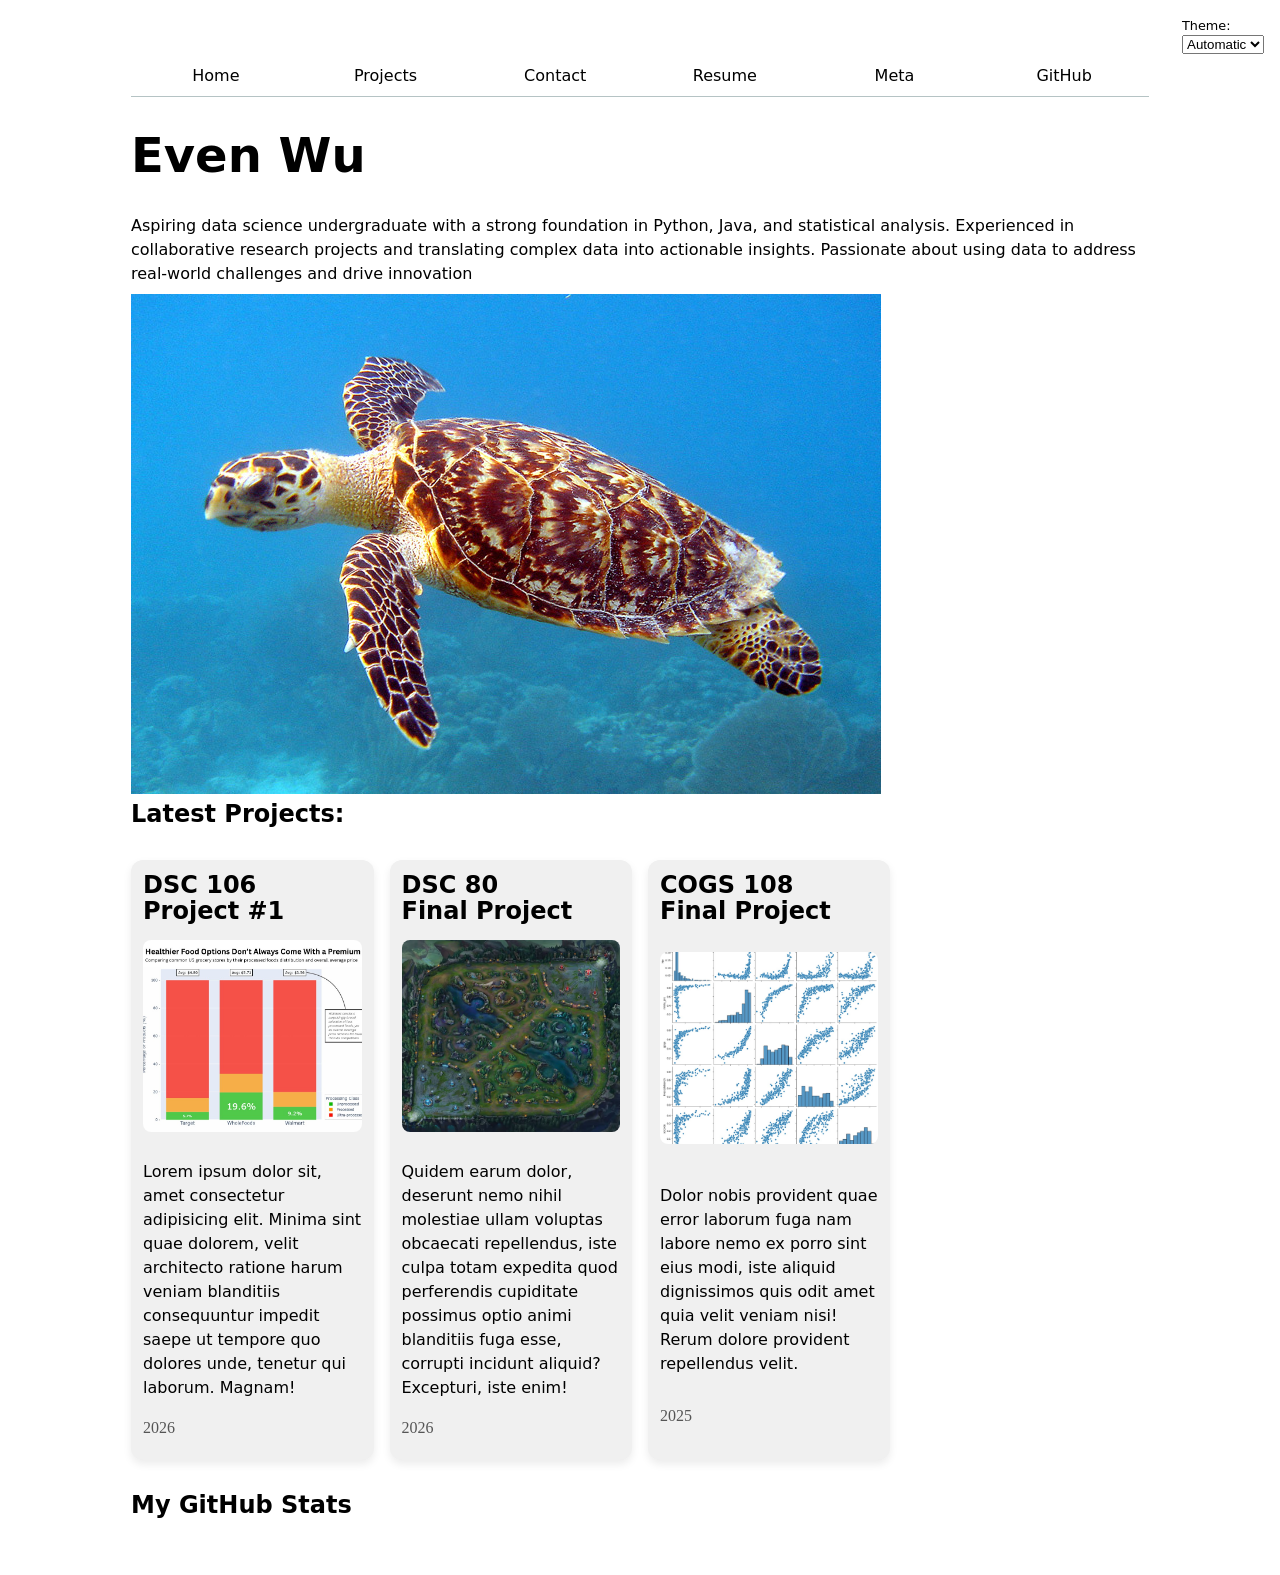
<file: index.html>
<!DOCTYPE html>
<html lang="en">
<head>
    <script src="global.js" type="module"></script>
    <meta charset="UTF-8">
    <meta name="viewport" content="width=device-width, initial-scale=1.0">
    <title>Even Wu: Personal site and protfolio</title>
    
    <h1>Even Wu</h1>
    <link rel="stylesheet" href="style.css">
</head>
<body>
    <p>
        Aspiring data science undergraduate with a strong foundation in Python,
         Java, and statistical analysis. Experienced in collaborative research 
         projects and translating complex data into actionable insights. 
         Passionate about using data to address real-world challenges and drive 
         innovation
    </p>
    <img src="images/hawksbill_sea_turtle.jpg" alt="an image of a hawksbill sea turtle">

    <h2>Latest Projects:</h2>
    <div class="projects"></div>

    <h2>My GitHub Stats</h2>
    <div id="profile-stats"></div>


    <script src="index.js" type="module" defer></script>

</body>
</html>
</file>
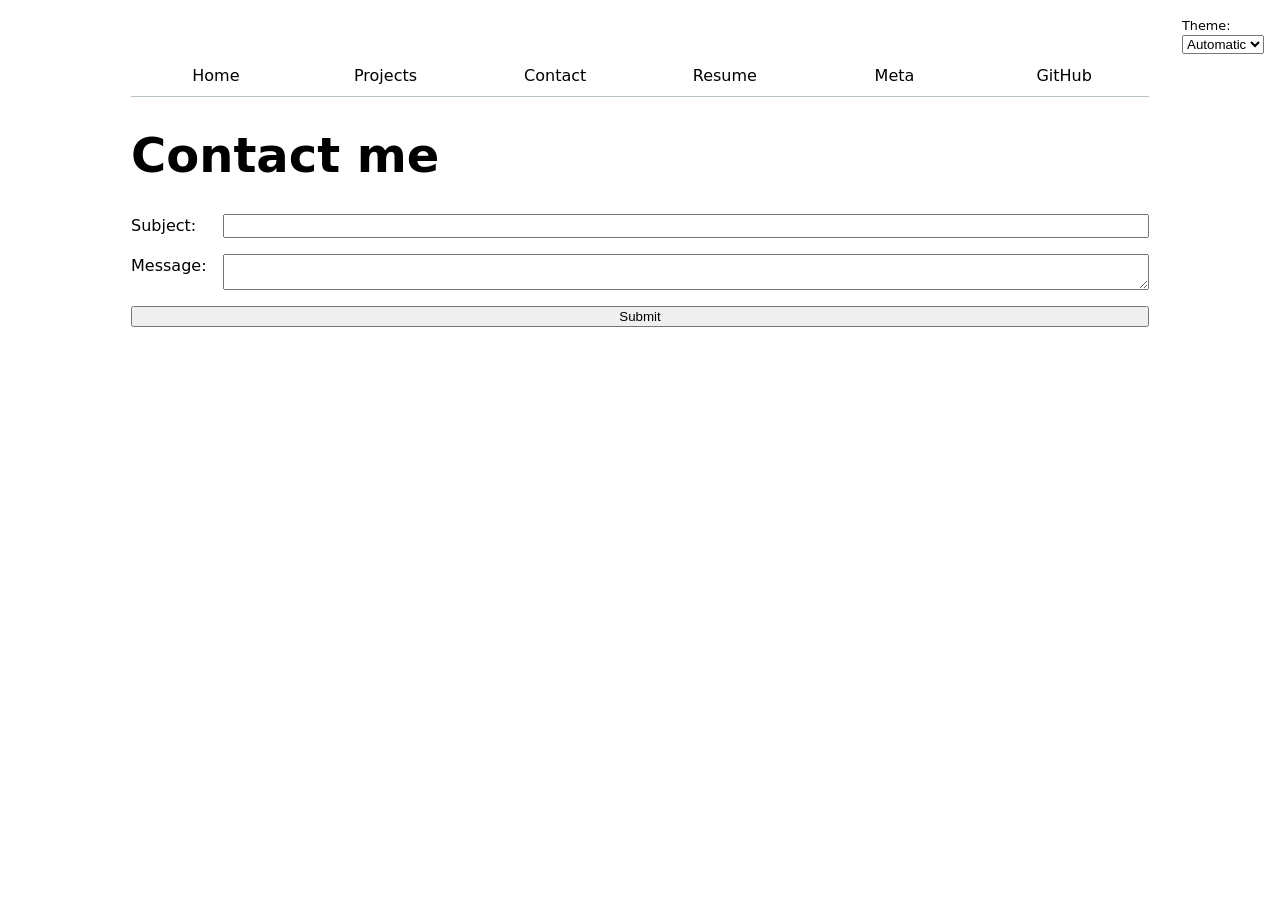
<file: contact/index.html>
<!DOCTYPE html>
<html lang="en">
<head>
    <script src="../global.js" type="module"></script>
    <meta charset="UTF-8">
    <meta name="viewport" content="width=device-width, initial-scale=1.0">
    <title>Contact</title>
    
    <h1>Contact me</h1>
    <link rel="stylesheet" href="../style.css">
</head>

<body>
    <form action="mailto:wew062@ucsd.edu" method="GET">
        
        <label>Subject:
        <input name="subject">
        </label>

        <label>Message:
        <textarea name="message"></textarea>
        </label>

        <button>Submit</button>
    </form>
</body>

</html>
</file>
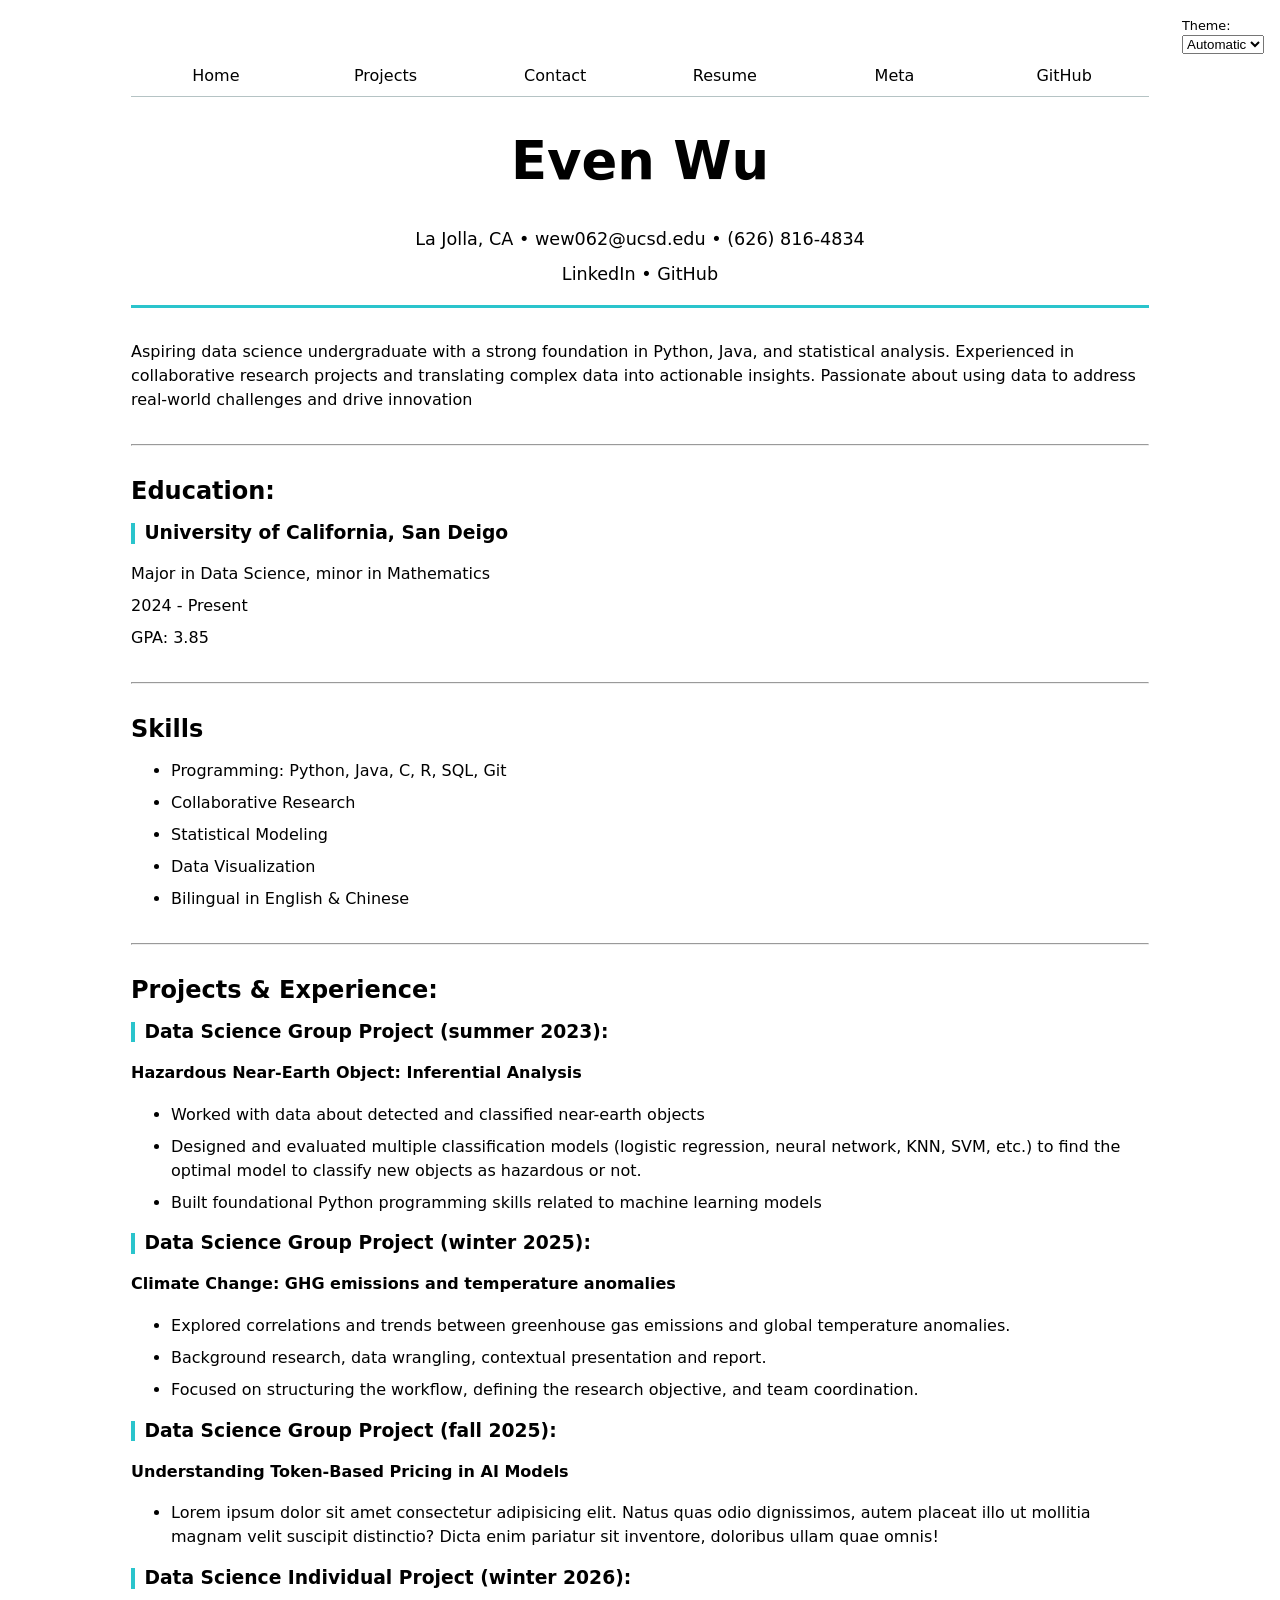
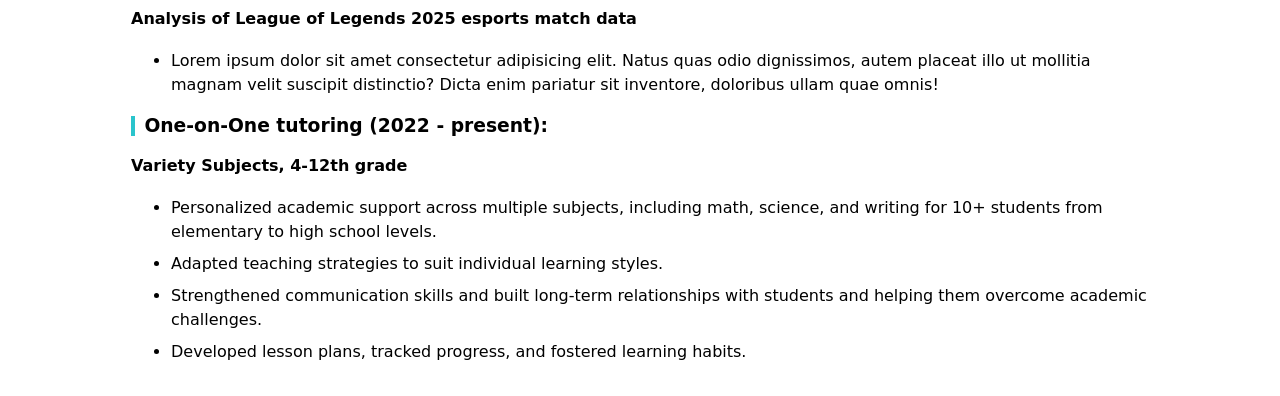
<file: resume/index.html>
<!DOCTYPE html>
<html lang="en">
<head>
    <script src="../global.js" type="module"></script>
    <meta charset="UTF-8">
    <meta name="viewport" content="width=device-width, initial-scale=1.0">
    <title>Resume</title>
    
    <link rel="stylesheet" href="../style.css">
</head>

<body class="resume">
    <header class="info">
        <h1>Even Wu</h1>
        <p>La Jolla, CA • wew062@ucsd.edu • (626) 816‑4834</p>
        <p><a href="https://linkedin.com/in/yourprofile" target="_blank">LinkedIn</a> • 
           <a href="https://github.com/yourgithub" target="_blank">GitHub</a></p>
    </header>

    <article>
        Aspiring data science undergraduate with a strong foundation in Python,
         Java, and statistical analysis. Experienced in collaborative research 
         projects and translating complex data into actionable insights. 
         Passionate about using data to address real-world challenges and drive 
         innovation
    </article>

    <hr>

    <section>
        <h2>Education:</h2>
        <h3>University of California, San Deigo</h3>
        <p>Major in Data Science, minor in Mathematics</p>
        <p><time datetime="2024-09">2024</time> - Present</p>
        <p>GPA: 3.85</p>
    </section>

    <hr>

    <section>
        <h2>Skills</h2>
        <ul>
            <li>Programming: Python, Java, C, R, SQL, Git</li>
            <li>Collaborative Research</li>
            <li>Statistical Modeling</li>
            <li>Data Visualization</li>
            <li>Bilingual in English & Chinese</li>
        </ul>
    </section>

    <hr>

    <section>
        <h2>Projects & Experience:</h2>
        <h3>Data Science Group Project (summer 2023):</h3>
        <h4>Hazardous Near-Earth Object: Inferential Analysis</h4>
        <ul>
            <li>Worked with data about detected and classified near-earth objects</li>
            <li>Designed and evaluated multiple classification models (logistic regression, neural network, KNN, SVM, etc.) to find the optimal model to classify new objects as hazardous or not.</li>
            <li>Built foundational Python programming skills related to machine learning models</li>
        </ul>

        <h3>Data Science Group Project (winter 2025):</h3>
        <h4>Climate Change: GHG emissions and temperature anomalies</h4>
        <ul>
            <li>Explored correlations and trends between greenhouse gas emissions and global temperature anomalies.</li>
            <li>Background research, data wrangling, contextual presentation and report.</li>
            <li>Focused on structuring the workflow, defining the research objective, and team coordination.</li>
        </ul>

        <h3>Data Science Group Project (fall 2025):</h3>
        <h4>Understanding Token‑Based Pricing in AI Models</h4>
        <ul>
            <li>Lorem ipsum dolor sit amet consectetur adipisicing elit. Natus quas odio dignissimos, autem placeat illo ut mollitia magnam velit suscipit distinctio? Dicta enim pariatur sit inventore, doloribus ullam quae omnis!</li>
        </ul>

        <h3>Data Science Individual Project (winter 2026):</h3>
        <h4>Analysis of League of Legends 2025 esports match data</h4>
        <ul>
            <li>Lorem ipsum dolor sit amet consectetur adipisicing elit. Natus quas odio dignissimos, autem placeat illo ut mollitia magnam velit suscipit distinctio? Dicta enim pariatur sit inventore, doloribus ullam quae omnis!</li>
        </ul>

        <h3>One-on-One tutoring (2022 - present):</h3>
        <h4>Variety Subjects, 4-12th grade</h4>
        <ul>
            <li>Personalized academic support across multiple subjects, including math, science, and writing for 10+ students from elementary to high school levels.</li>
            <li>Adapted teaching strategies to suit individual learning styles.</li>
            <li>Strengthened communication skills and built long-term relationships with students and helping them overcome academic challenges.</li>
            <li>Developed lesson plans, tracked progress, and fostered learning habits.</li>
        </ul>
    </section>
</body>
</html>
</file>
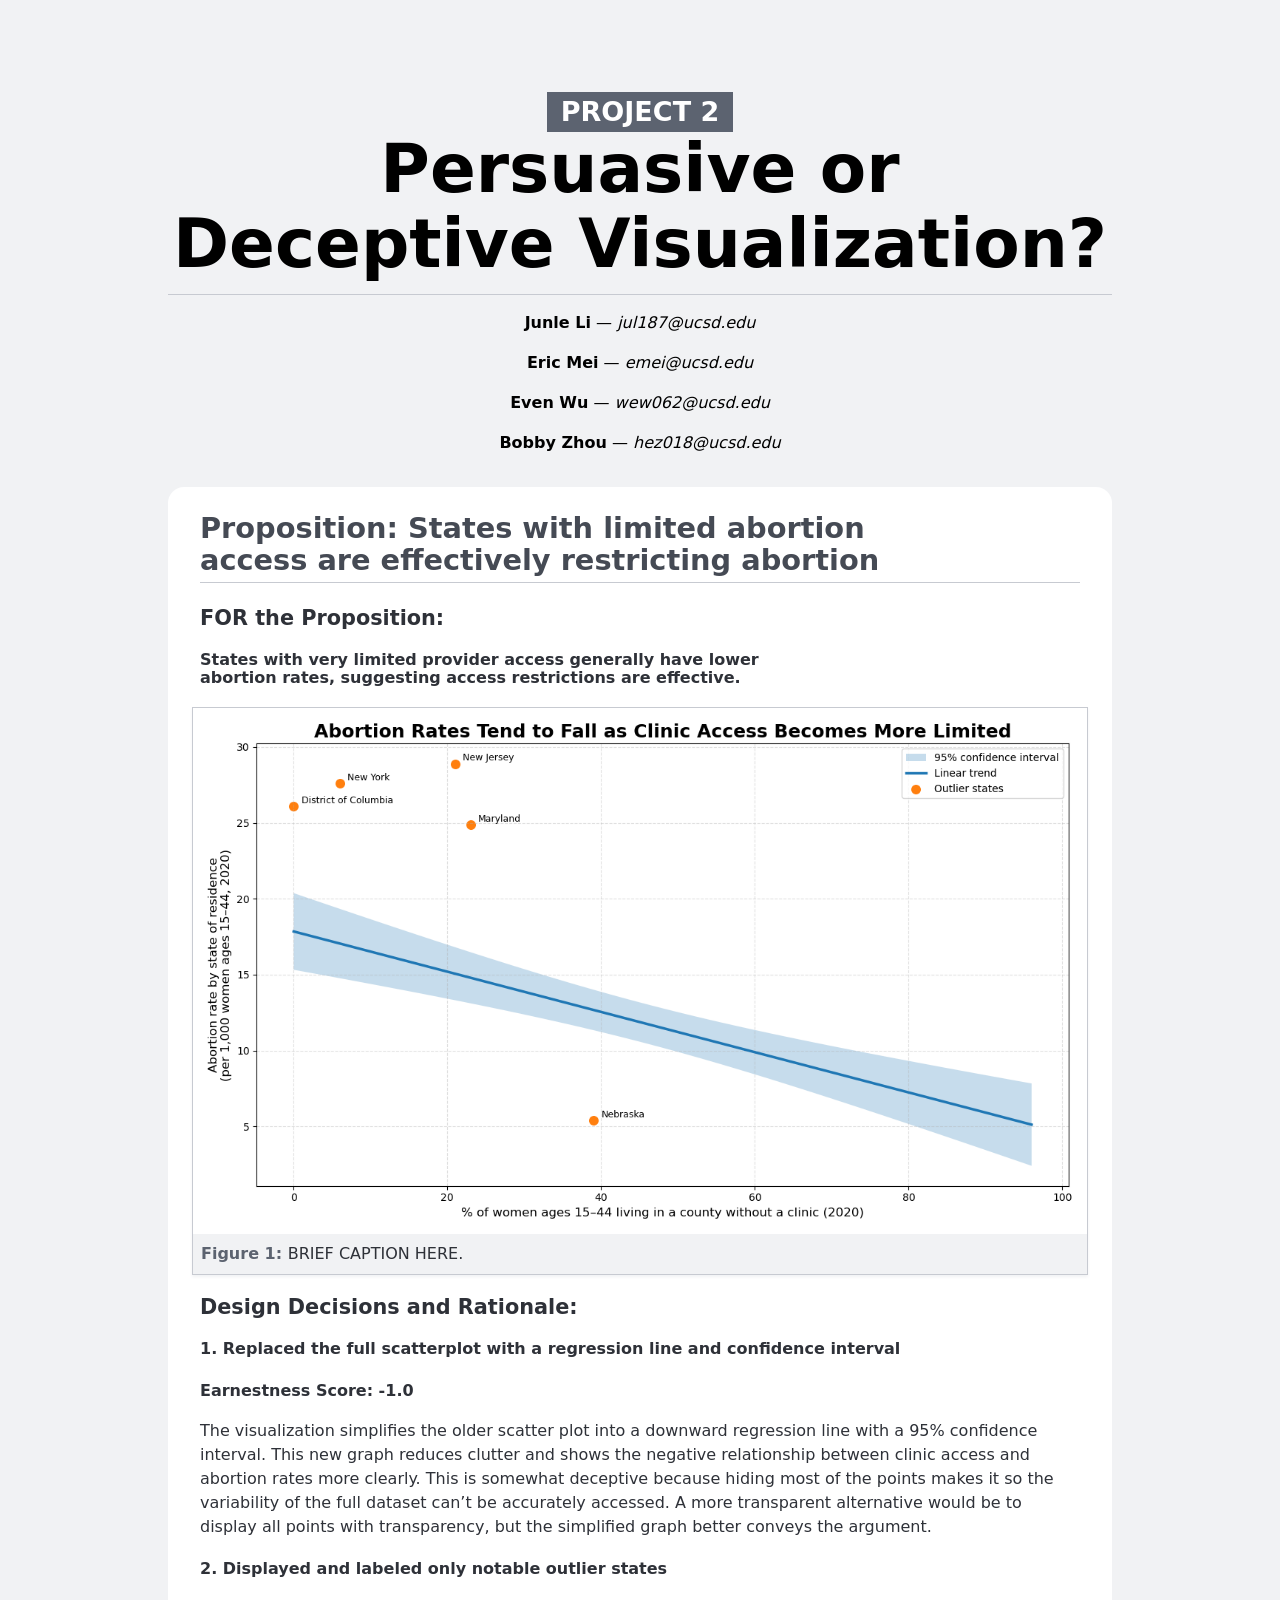
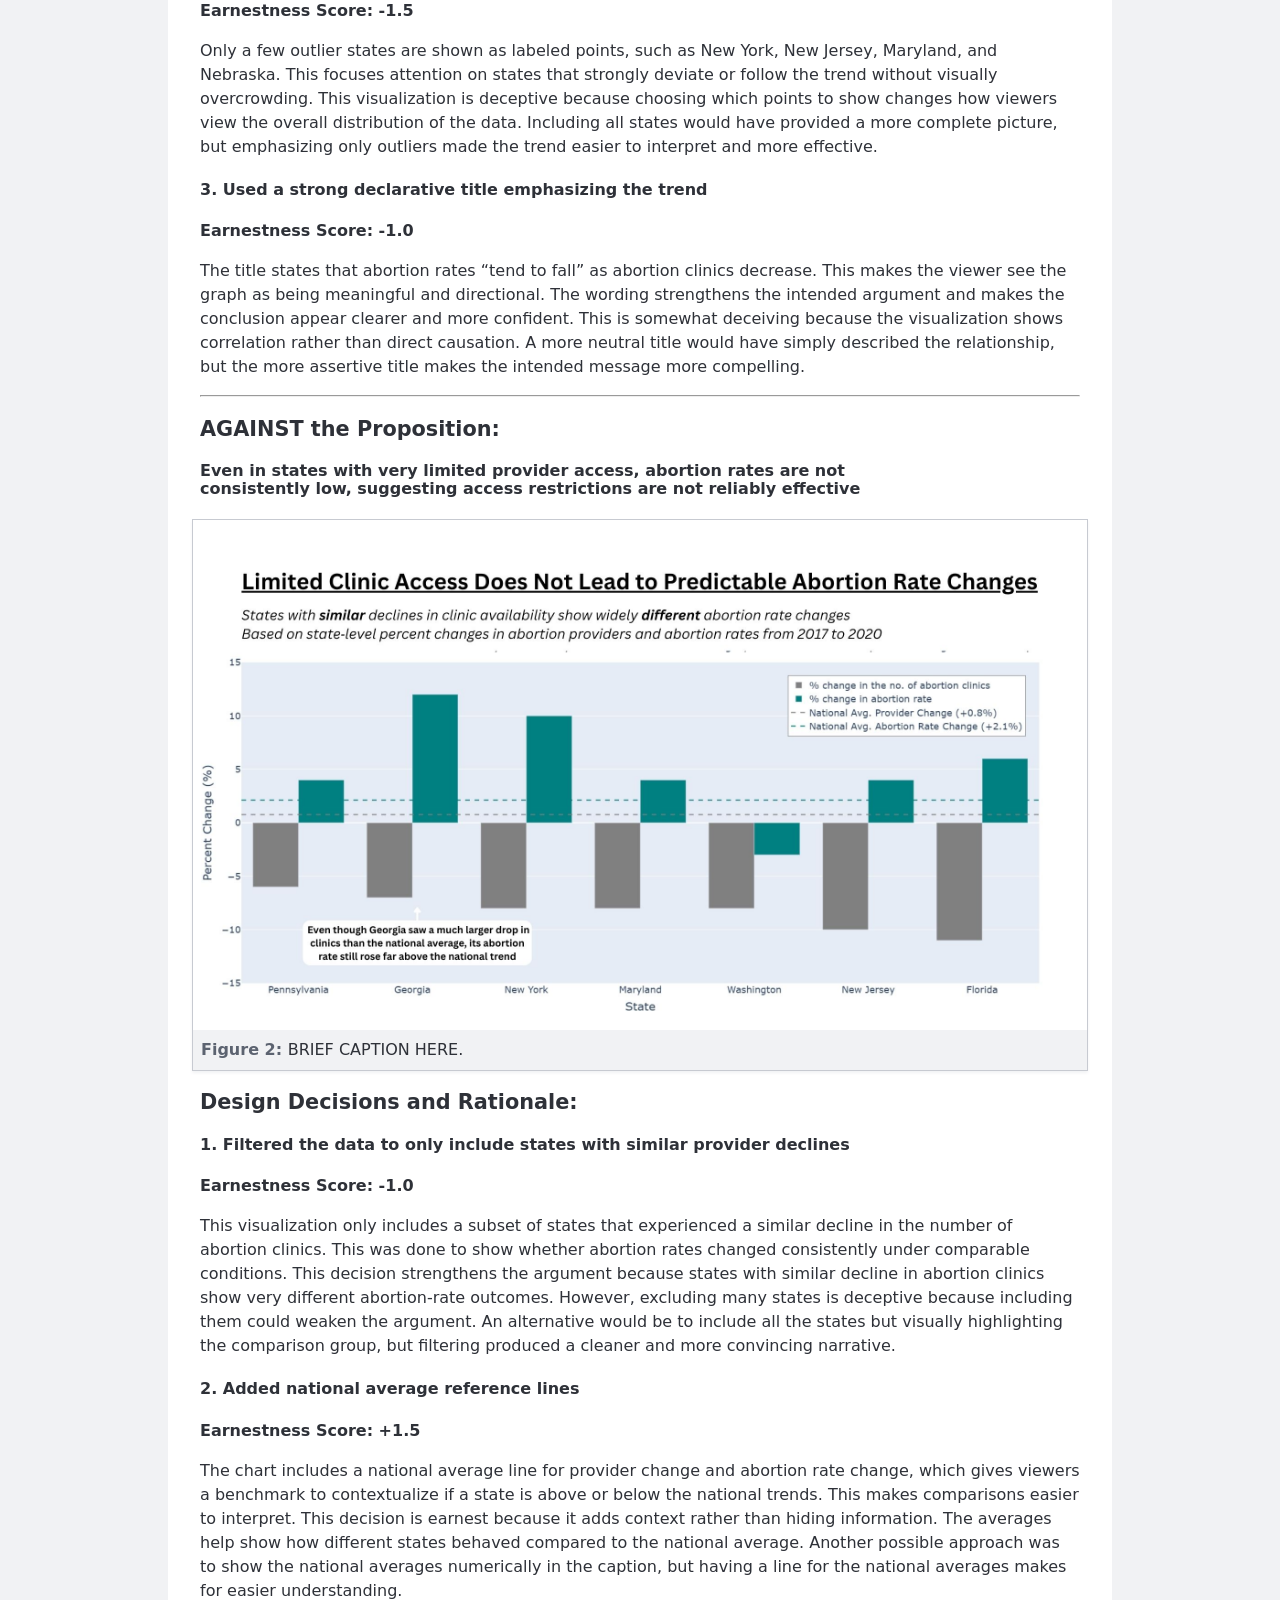
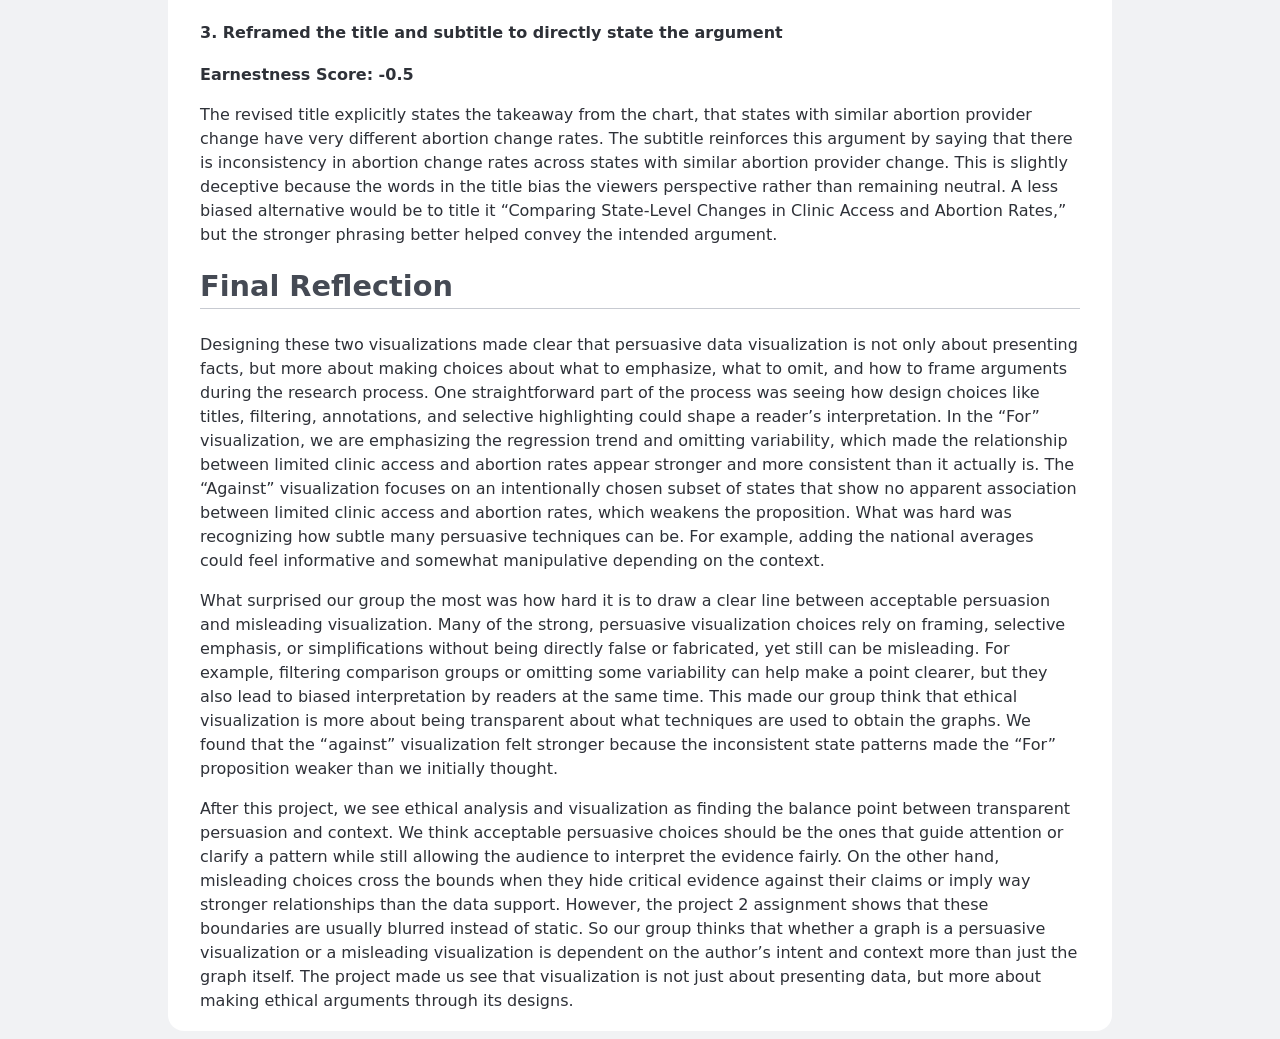
<file: projects/dsc106project2.html>
<!doctype html>
<html lang="en">
    <head>
        <title>Project 2 Report</title>
        <style>
            :root {
                --color-neutral-95: hsl(220 10% 95%);
                --color-neutral-90: hsl(220 10% 90%);
                --color-neutral-80: hsl(220 10% 80%);
                --color-neutral-70: hsl(220 10% 70%);
                --color-neutral-60: hsl(220 10% 60%);
                --color-neutral-50: hsl(220 10% 50%);
                --color-neutral-40: hsl(220 10% 40%);
                --color-neutral-30: hsl(220 10% 30%);
                --color-neutral-20: hsl(220 10% 20%);
                --color-neutral-10: hsl(220 10% 10%);
            }

            html {
                font: 100%/1.5 system-ui;
                counter-reset: figure;
                background: var(--color-neutral-95);
                max-width: min(75vw, 80em);
                margin: 0 auto;
            }
            
            img {
                max-width: 100%;
                height: auto;
                display: block;
            }

            /* Headings */

            h1,
            h2,
            h3,
            h4,
            h5,
            h6 {
                line-height: 1.1;
                font-weight: 600;
                text-wrap: balance;
            }

            h1,
            h2 {
                border-bottom: 1px solid var(--color-neutral-80);
                padding-bottom: 0.2em;
            }

            h1 {
                margin-block: 1em 0.5rem;
                font-size: clamp(2.5em, 150% + 2vh + 2vw, 10vmin);
                font-weight: 800;

                small {
                    display: block;
                    width: fit-content;
                    padding: 0.2em 0.5em;
                    margin-inline: auto;
                    color: white;
                    background: var(--color-neutral-40);
                    font-size: 40%;
                    text-transform: uppercase;
                    white-space: nowrap;
                }
            }

            h2 {
                font-size: 180%;
                color: var(--color-neutral-30);
            }

            h3 {
                font-size: 130%;
            }

            /* Lists */

            ul,
            ol {
                padding-inline-start: 2em;
            }

            li {
                &::marker {
                    color: var(--color-neutral-40);
                }

                + li {
                    margin-top: 0.2em;
                }
            }

            /* Sectioning elements */

            header {
                padding-block: 1em;
                text-align: center;
            }

            main {
                background: white;
                color: var(--color-neutral-20);
                border-radius: 1rem;
                padding: 0.1rem 2rem;
            }

            /* Figures */

            figure {
                margin: 1em 0;
                padding: 0.5rem;
                margin-inline: -0.5em;
                border: 1px solid var(--color-neutral-80);
                box-shadow: 0 0.1em 0.2em var(--color-neutral-95);
                text-align: center;
                background: white;

                > figcaption {
                    font: 500 75% var(--font-sans);
                    background: var(--color-neutral-95);
                    padding: 0.5rem;
                    margin: -0.5rem;
                    margin-top: 0.5rem;
                    counter-increment: figure;
                    text-align: left;

                    &::before {
                        content: "Figure " counter(figure) ": ";
                        font-weight: bold;
                        color: var(--color-neutral-40);
                    }

                    a:not(:hover, :focus, :active) {
                        color: inherit;
                        text-decoration: underline;
                        text-decoration-color: color-mix(
                            in lab,
                            currentColor,
                            transparent 70%
                        );
                    }
                }
            }
        </style>
    </head>

    <body>
        <header>
            <h1>
                <small>Project 2</small>
                Persuasive or Deceptive Visualization?
            </h1>

            <p><strong>Junle Li</strong> — <em>jul187@ucsd.edu</em></p>
            <p><strong>Eric Mei</strong> — <em>emei@ucsd.edu</em></p>
            <p><strong>Even Wu</strong> — <em>wew062@ucsd.edu</em></p>
            <p><strong>Bobby Zhou</strong> — <em>hez018@ucsd.edu</em></p>
        </header>

        <main>
            <h2>Proposition: 
                
                <strong>States with limited abortion access are effectively restricting abortion</strong></h2>

            <section>
                <h3>FOR the Proposition:</h3>
                <h4>States with very limited provider access generally have lower abortion rates, suggesting access restrictions are effective. </h4>

                <figure>
                    <img src="../images/dsc106p2for.png" alt="" />
                    <figcaption>BRIEF CAPTION HERE.</figcaption>
                </figure>

                <h3>Design Decisions and Rationale:</h3>

                <section>
                    <h4><strong>1. Replaced the full scatterplot with a regression line and confidence interval</strong></h4>
                    <p><strong>Earnestness Score: -1.0</strong></p>
                    <p>
                        The visualization simplifies the older scatter plot into a downward regression line with a 95% 
                        confidence interval. This new graph reduces clutter and shows the negative relationship between 
                        clinic access and abortion rates more clearly.  
                        This is somewhat deceptive because hiding most of the points makes it so the variability of the 
                        full dataset can’t be accurately accessed. A more transparent alternative would be to display all 
                        points with transparency, but the simplified graph better conveys the argument.
                    </p>
                </section>
                
                <section>
                    <h4><strong>2. Displayed and labeled only notable outlier states</strong></h4>
                    <p><strong>Earnestness Score: -1.5</strong></p>
                    <p>
                        Only a few outlier states are shown as labeled points, such as New York, New Jersey, Maryland, 
                        and Nebraska. This focuses attention on states that strongly deviate or follow the trend without 
                        visually overcrowding. 
                        This visualization is deceptive because choosing which points to show changes how viewers 
                        view the overall distribution of the data. Including all states would have provided a more 
                        complete picture, but emphasizing only outliers made the trend easier to interpret and more 
                        effective.
                    </p>
                </section>

                <section>
                    <h4><strong>3. Used a strong declarative title emphasizing the trend</strong></h4>
                    <p><strong>Earnestness Score: -1.0</strong></p>
                    <p>
                        The title states that abortion rates “tend to fall” as abortion clinics decrease. This makes the 
                        viewer see the graph as being meaningful and directional. The wording strengthens the intended 
                        argument and makes the conclusion appear clearer and more confident. 
                        This is somewhat deceiving because the visualization shows correlation rather than direct 
                        causation. A more neutral title would have simply described the relationship, but the more 
                        assertive title makes the intended message more compelling. 
                    </p>
                </section>

            </section>

            <hr>

            <section>
                <h3>AGAINST the Proposition:</h3>
                <h4>Even in states with very limited provider access, abortion rates are not consistently low, suggesting access restrictions are not reliably effective</h4>

                <figure>
                    <img src="../images/dsc106p2against.jpg" alt="" />
                    <figcaption>BRIEF CAPTION HERE.</figcaption>
                </figure>

                <h3>Design Decisions and Rationale:</h3>

                <section>
                    <h4><strong>1. Filtered the data to only include states with similar provider declines</strong></h4>
                    <p><strong>Earnestness Score: -1.0</strong></p>
                    <p>
                        This visualization only includes a subset of states that experienced a similar decline in the 
                        number of abortion clinics. This was done to show whether abortion rates changed consistently 
                        under comparable conditions. This decision strengthens the argument because states with similar 
                        decline in abortion clinics show very different abortion-rate outcomes. 
                        However, excluding many states is deceptive because including them could weaken the 
                        argument. An alternative would be to include all the states but visually highlighting the 
                        comparison group, but filtering produced a cleaner and more convincing narrative. 
                    </p>
                </section>
                
                <section>
                    <h4><strong>2. Added national average reference lines</strong></h4>
                    <p><strong>Earnestness Score: +1.5</strong></p>
                    <p>
                        The chart includes a national average line for provider change and abortion rate change, which 
                        gives viewers a benchmark to contextualize if a state is above or below the national trends. This 
                        makes comparisons easier to interpret. 
                        This decision is earnest because it adds context rather than hiding information. The averages help 
                        show how different states behaved compared to the national average. Another possible approach 
                        was to show the national averages numerically in the caption, but having a line for the national 
                        averages makes for easier understanding.
                    </p>
                </section>

                <section>
                    <h4><strong>3. Reframed the title and subtitle to directly state the argument</strong></h4>
                    <p><strong>Earnestness Score: -0.5</strong></p>
                    <p>
                        The revised title explicitly states the takeaway from the chart, that states with similar abortion 
                        provider change have very different abortion change rates. The subtitle reinforces this argument 
                        by saying that there is inconsistency in abortion change rates across states with similar abortion 
                        provider change. 
                        This is slightly deceptive because the words in the title bias the viewers perspective rather than 
                        remaining neutral. A less biased alternative would be to title it “Comparing State-Level Changes 
                        in Clinic Access and Abortion Rates,” but the stronger phrasing better helped convey the 
                        intended argument.
                    </p>
                </section>

            </section>


            <section>
                <h2>Final Reflection</h2>

                <p>
                    Designing these two visualizations made clear that persuasive data visualization is not only about presenting facts, but more about making choices about what to emphasize, what to omit, and how to frame arguments during 
                    the research process. One straightforward part of the process was seeing how design choices like titles, filtering, annotations, and selective highlighting could shape a reader’s interpretation. In the “For” visualization, 
                    we are emphasizing the regression trend and omitting variability, which made the relationship between limited clinic access and abortion rates appear stronger and more consistent than it actually is. The “Against” visualization 
                    focuses on an intentionally chosen subset of states that show no apparent association between limited clinic access and abortion rates, which weakens the proposition. What was hard was recognizing how subtle many persuasive techniques can be. 
                    For example, adding the national averages could feel informative and somewhat manipulative depending on the context.
                </p>

                <p>
                    What surprised our group the most was how hard it is to draw a clear line between acceptable persuasion and misleading visualization. Many of the strong, persuasive visualization choices rely on framing, selective emphasis, or simplifications without 
                    being directly false or fabricated, yet still can be misleading. For example, filtering comparison groups or omitting some variability can help make a point clearer, but they also lead to biased interpretation by readers at the same time. This made our 
                    group think that ethical visualization is more about being transparent about what techniques are used to obtain the graphs. We found that the “against” visualization felt stronger because the inconsistent state patterns made the “For” proposition weaker 
                    than we initially thought.
                </p>

                <p>
                    After this project, we see ethical analysis and visualization as finding the balance point between transparent persuasion and context. We think acceptable persuasive choices should be the ones that guide attention or clarify a pattern while still allowing 
                    the audience to interpret the evidence fairly. On the other hand, misleading choices cross the bounds when they hide critical evidence against their claims or imply way stronger relationships than the data support. However, the project 2 assignment shows that 
                    these boundaries are usually blurred instead of static. So our group thinks that whether a graph is a persuasive visualization or a misleading visualization is dependent on the author’s intent and context more than just the graph itself. The project made us see 
                    that visualization is not just about presenting data, but more about making ethical arguments through its designs.
                </p>
                
            </section>
        </main>
    <script defer src="https://static.cloudflareinsights.com/beacon.min.js/v8c78df7c7c0f484497ecbca7046644da1771523124516" integrity="sha512-8DS7rgIrAmghBFwoOTujcf6D9rXvH8xm8JQ1Ja01h9QX8EzXldiszufYa4IFfKdLUKTTrnSFXLDkUEOTrZQ8Qg==" data-cf-beacon='{"version":"2024.11.0","token":"c822b88e119346678db149ed7b7721c9","r":1,"server_timing":{"name":{"cfCacheStatus":true,"cfEdge":true,"cfExtPri":true,"cfL4":true,"cfOrigin":true,"cfSpeedBrain":true},"location_startswith":null}}' crossorigin="anonymous"></script>
</body>
</html>
</file>
<file: style.css>
:root {
  --color-accent: oklch(75% 30% 200);
  color-scheme: light dark;
}

html {
  accent-color: var(--color-accent);
}

body {
  font: 100%/1.5 system-ui;
  max-width: 100ch;
  margin-inline: max(1em, (100% - 100ch) / 2);
}
nav {
  margin-bottom: 1em;
  border-bottom: 1px solid oklch(50% 10% 200 / 40%);
}

nav {
  display: flex;
  list-style: none;
  padding: 0;
  margin: 0;
}

nav a {
  flex: 1;
  text-decoration: none;
  text-align: center;
  color: inherit;
  padding: 0.5em;
}

nav a.current {
  border-bottom: 0.4em solid oklch(50% 10% 200 / 40%);
  padding-bottom: 0.1em;
}

nav a:hover {
  border-bottom: 0.4em solid var(--color-accent);
  padding-bottom: 0.1em;
  background-color: color-mix(in oklch, var(--color-accent), canvas 85%);
}

form {
  display: grid;
  grid-template-columns: auto 1fr; 
  gap: 1em;
}

label {
  display: grid;
  grid-template-columns: subgrid;
  grid-column: 1 / -1;
}

button {
  grid-column: 1 / -1;
}

h1, h2, h3, h4, h5, h6 {
  line-height: 1.1;
  text-wrap: balance;
}

h1 {
  font-size: 300%;
}

h2 {
  margin: 0;
}

section,
article {
  margin-block: 2em;
}

p, li {
  margin-block: 0.5em;
}

.resume h3 {
  border-left: 0.25em solid var(--color-accent);
  padding-left: 0.5em;
}

.info {
  text-align: center;
  margin-block: 1.5em;
  padding-bottom: 0.5em;
  border-bottom: 0.2em solid var(--color-accent);
  font-size: 1.1rem;
}

.info a {
  color: inherit;
  text-decoration: none;
  border-bottom: 0.1em solid transparent;
  transition: border-color 0.2s;
}

.info a:hover {
    border-bottom-color: var(--color-accent);
}

body {
  padding-top: 3rem;
}

.color-scheme {
  position: absolute;
  top: 1rem;
  right: 1rem;
  font-size: 80%;
  font-family: inherit;
}

.projects {
  display: grid;
  grid-template-columns: repeat(auto-fill, minmax(15em, 1fr));
  gap: 1em;
}

.projects article {
  display: block; /* or display: grid; but without subgrid */
  background: light-dark(rgb(240, 240, 240), rgb(27, 26, 26));
  padding: 0.75rem;
  border-radius: 0.75rem;
  box-shadow: 0 4px 8px rgba(0,0,0,0.08);
}

.projects article {
  display: grid;
  row-gap: 0.5rem;
}


.projects h2 {
  margin: 0;
}

#profile-stats dl {
  display: grid;
  grid-template-columns: repeat(4, 1fr);
  gap: 0.5em 1em; 
  margin: 0;
}

#profile-stats dt {
  font-weight: 400;     
  color: #6b7280;         
  grid-row: 1;         
}


#profile-stats dd {
  margin: 0;
  grid-row: 2;
}

#profile-stats {
  padding-block: 1.5rem; 
}

.projects article {
  background: light-dark(rgb(240, 240, 240), rgb(27, 26, 26));
  padding: 0.75rem;
  border-radius: 0.75rem;
  box-shadow: 0 4px 8px rgba(0,0,0,0.08);
}

.projects article:hover {
  transform: translateY(-4px);
  box-shadow: 0 8px 20px rgba(0,0,0,0.12);
}

.projects article img {
  width: 100%;
  height: 12rem;
  object-fit: cover;
  border-radius: 0.5rem;
  display: block;
  margin-bottom: 0.75rem;
}

.projects article h2,
.projects article h3 {
  margin: 0 0 0.5rem 0;
}

.project-year {
  margin-top: 0rem;
  font-family: Baskerville;
  font-variant-numeric: oldstyle-nums;
  color: #555;
}

#projects-pie-plot {
  max-width: 20em;
  margin-block: 2em;
  overflow: visible;
  display: block;
}

.legend {
  display: flex;
  flex-wrap: wrap;
  gap: 1rem 2rem;
  list-style: none;
  padding: 0;
  margin: 1rem 0;
}

.legend li {
  display: flex;
  align-items: center;
  gap: 0.5rem;
}

.legend .swatch{
  width: 0.9rem;
  height: 0.9rem;
  aspect-ratio: 1 / 1;
  background-color: var(--color);
  border-radius: 50%;
}

.legend-container {
  border: 1px solid #bdbdbd;   
  padding: 0rem 1rem;      
  border-radius: 0.5rem; 
  background: light-dark(rgb(240, 240, 240), rgb(27, 26, 26)); 

}

.pie-legend-container {
  display: flex;
  align-items: center;
  gap: 2rem;
}

#projects-pie-plot:has(path:hover) path:not(:hover) {
  opacity: 0.5;
}

#projects-pie-plot path {
  transition: 300ms;
  cursor: pointer;
}

.selected {
  --color: oklch(60% 45% 0) !important;

  &:is(path) {
    fill: var(--color);
  }
}

.searchBar {
  width: 100%;              /* full horizontal width */
  display: block;           /* ensures it behaves like a block element */
  padding: 0.75em 1em;
  border-radius: 0.6em;
  border: 1px solid oklch(80% 3% 200);
  background-color: Canvas;
  color: CanvasText;
  font-size: 1rem;

  transition: border-color 150ms, box-shadow 150ms, background-color 150ms;
}

.searchBar:hover {
  border-color: oklch(70% 5% 200);
}

.searchBar:focus {
  outline: none;
  border-color: oklch(60% 10% 200);
  box-shadow: 0 0 0 3px oklch(80% 10% 200 / 0.4);
}

.searchBar::placeholder {
  color: CanvasText;
  opacity: 0.6;
}

/* Container: horizontal stat tiles */
.stats {
  display: grid;
  grid-template-columns: repeat(5, minmax(0, 1fr));
  gap: 0.75rem;
  margin: 1rem 0;
}

/* Make each dt/dd pair behave like a 2-row tile */
.stats dt,
.stats dd {
  margin: 0;
}

.stats dt {
  grid-row: 1;
  font-size: 0.8rem;
  text-transform: uppercase;
  letter-spacing: 0.08em;
  color: #6b7280;
}

.stats dd {
  grid-row: 2;
  font-size: 2rem;
}

.gridlines line {
  stroke: #96979b;
  stroke-opacity: 0.4;
}

.gridlines path {
  stroke: none;  
}

/* Info layout (dt/dd grid) */
dl.info {
  display: grid;
  grid-template-columns: max-content auto;
  gap: 0.25rem 1rem;
  margin: 0;
  padding: 0.75rem 1rem;
}

dl.info dt {
  font-weight: 600;
  opacity: 0.6;
}

dl.info dd {
  margin: 0;
  word-break: break-word;
}

/* Temporary tooltip placement */
.tooltip {
  position: fixed;
  top: 1em;
  left: 1em;
  background: rgba(255, 255, 255, 0.8);
  backdrop-filter: blur(2px);
  border-radius: 0.5rem;
  box-shadow: 0 2px 8px rgba(0,0,0,0.15);
  padding: 0.75rem 1rem;
}

circle {
  transition: 200ms;
  transform-origin: center;
  transform-box: fill-box;
}

circle {
  @starting-style {
    r: 0;
  }
}

circle:hover {
  transform: scale(1.5);
}

dl.info {
  transition-duration: 500ms;
  transition-property: opacity, visibility;
}

dl.info[hidden]:not(:hover, :focus-within) {
  opacity: 0;
  visibility: hidden;
}

@keyframes marching-ants {
  to {
    stroke-dashoffset: -8; /* 5 + 3 */
  }
}

.selection {
  fill-opacity: 0.1;
  stroke: black;
  stroke-opacity: 0.7;
  stroke-dasharray: 5 3;
  animation: marching-ants 2s linear infinite;
}

circle.selected {
  fill: #ff6b6b;
}

#language-breakdown {
  margin-top: 1rem;
  border: 1px solid rgba(0,0,0,0.1);
  border-radius: 0.5rem;
  padding: 0.5rem 0.75rem;
  display: grid;
  grid-template-columns: repeat(3, minmax(0, 1fr));
  gap: 0.25rem 1rem;
}

#language-breakdown dt {
  font-weight: 600;
  color: #374151; /* slate-700 */
}

#language-breakdown dd {
  margin: 0;
  font-size: 1.3rem;
}

#time-filter {
  display: flex;
  align-items: baseline;
  gap: 0.5rem;
  margin-bottom: 1rem;
}

#time-filter label {
  display: flex;
  align-items: baseline;
  flex: 1;
  gap: 0.75rem;
}

#commit-progress {
  flex: 1;
}

#commit-time {
  margin-left: auto;
  font-weight: 600;
}

#files {
  display: grid;
  grid-template-columns: 200px auto; /* instead of 200px 1fr */
}


#files dt code {
  white-space: normal;   /* allow wrapping */
  word-break: break-word; /* break long paths */
}

#files > div {
  grid-column: 1 / -1;
  display: grid;
  grid-template-columns: subgrid;
}

#files > div {
  margin-bottom: 0.5rem;
  padding-bottom: 0.25rem;
  border-bottom: 1px solid #ddd;
}


#files dt {
  grid-column: 1;
}

#files dd {
  grid-column: 2;
  display: flex;
  flex-wrap: wrap;
  gap: 0.15em;
  align-items: flex-start;
}



.loc {
  display: flex;
  width: 0.5em;
  aspect-ratio: 1;
  background: var(--color);
  border-radius: 50%;
}

#scrolly-1 {
  position: relative;
  display: flex;
  gap: 1rem;

  > * {
    flex: 1;
  }
}

#scatter-story {
  position: relative;
}

#scatter-plot {
  position: sticky;
  top: 0;
  left: 0;
  bottom: auto;
  height: 50vh;
}

.step {
  padding-bottom: 5vh;
}
</file>
